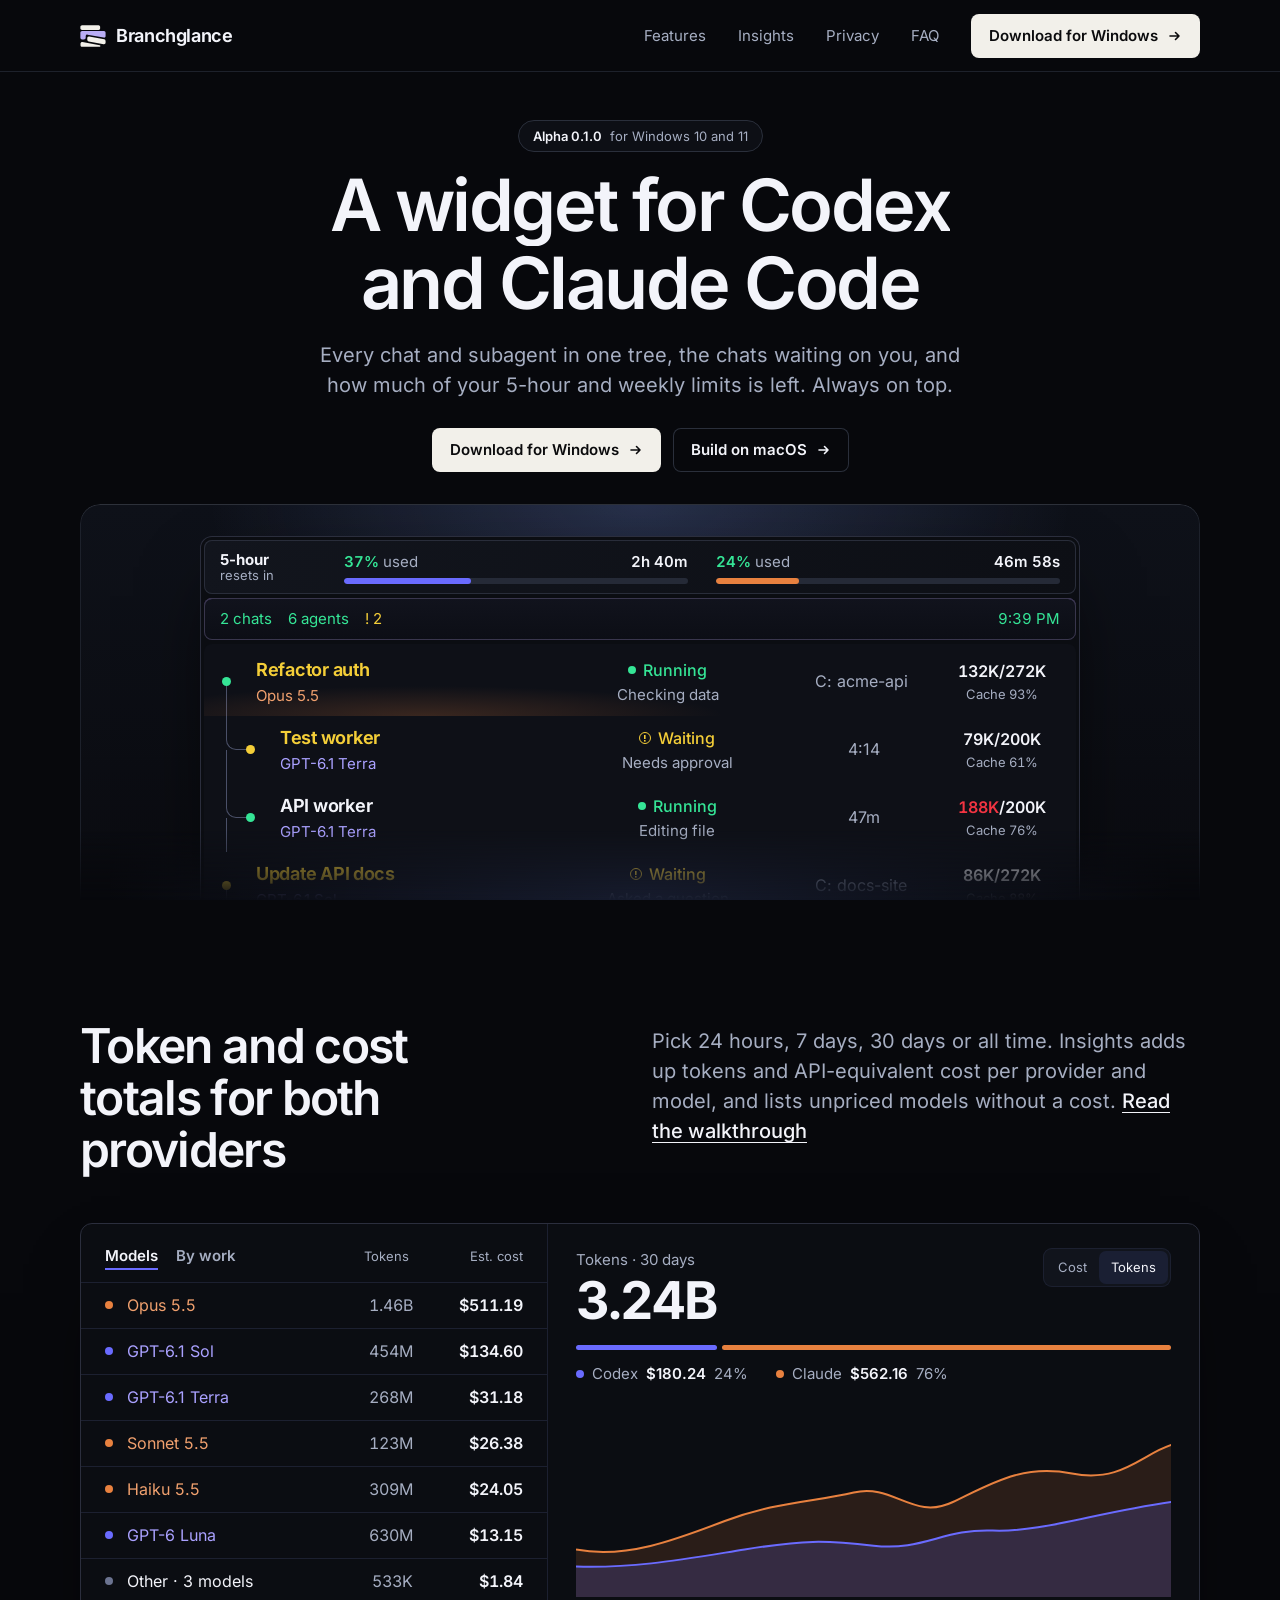
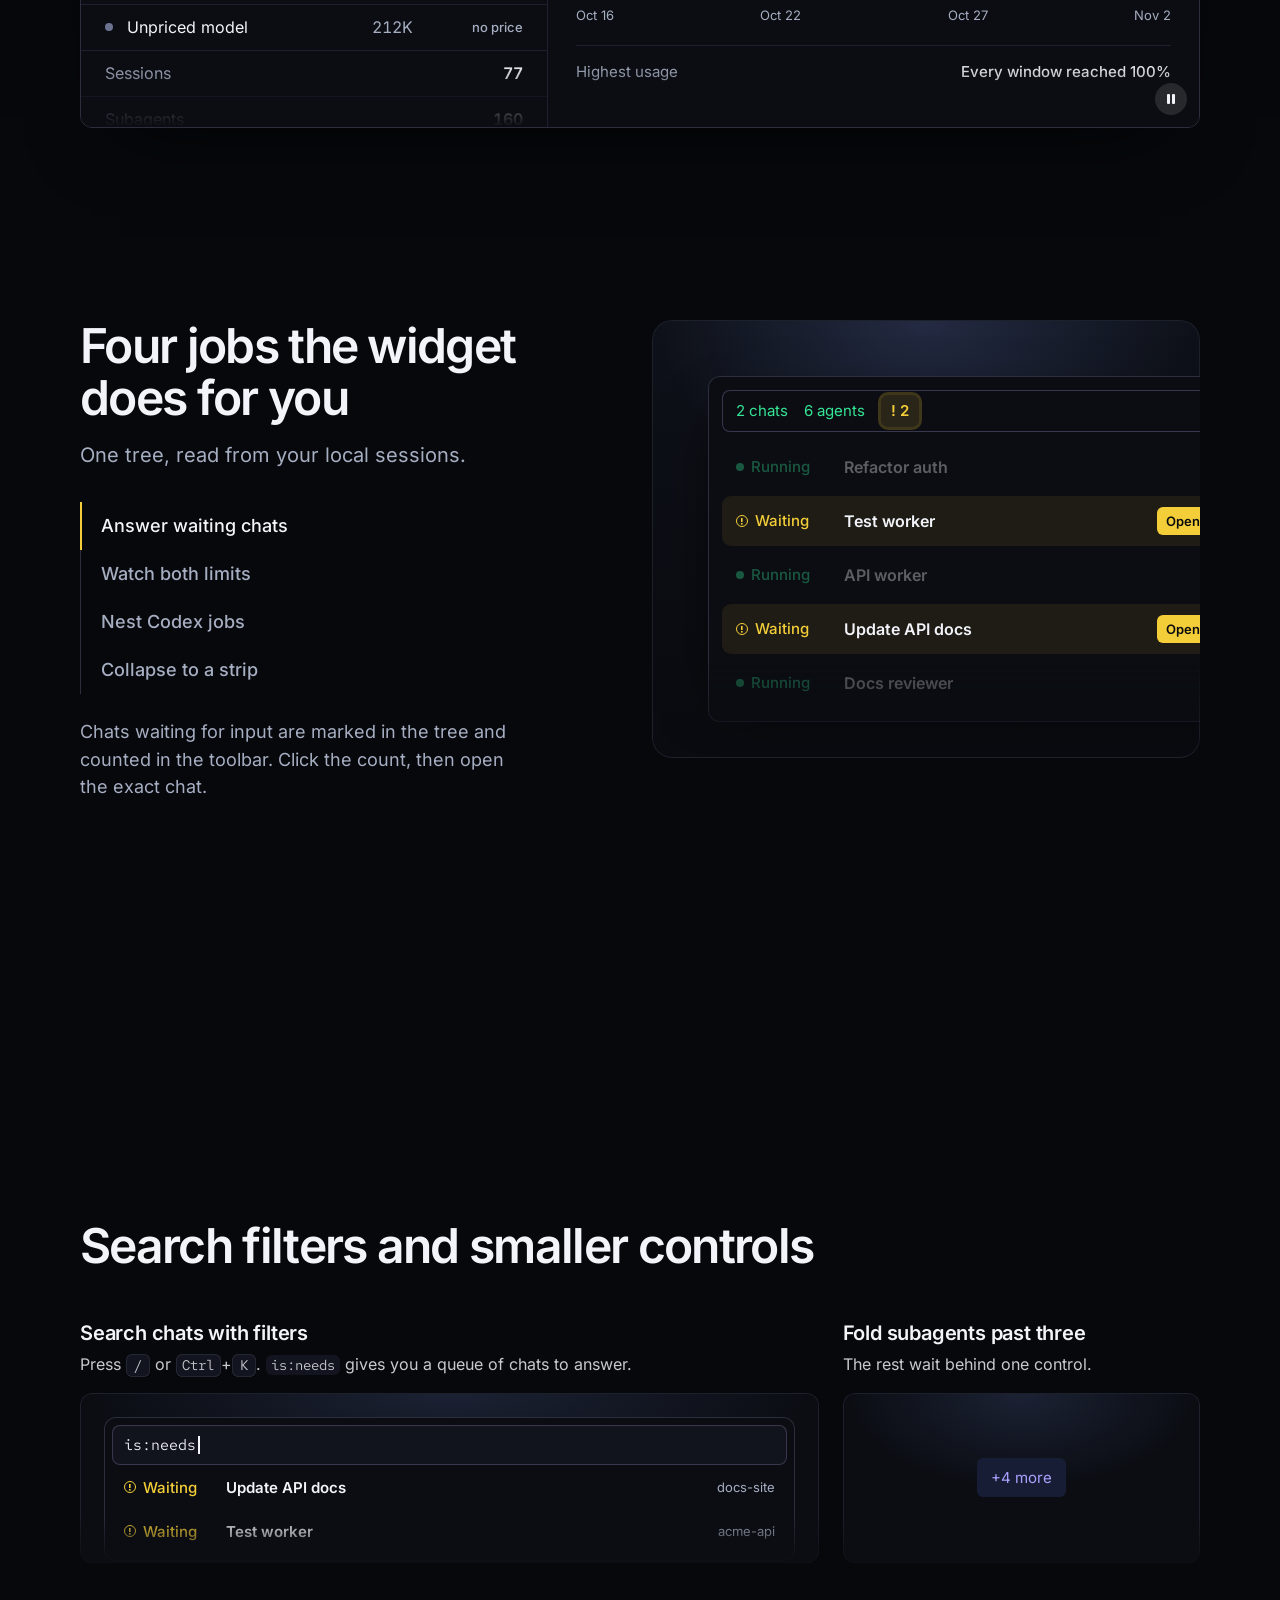
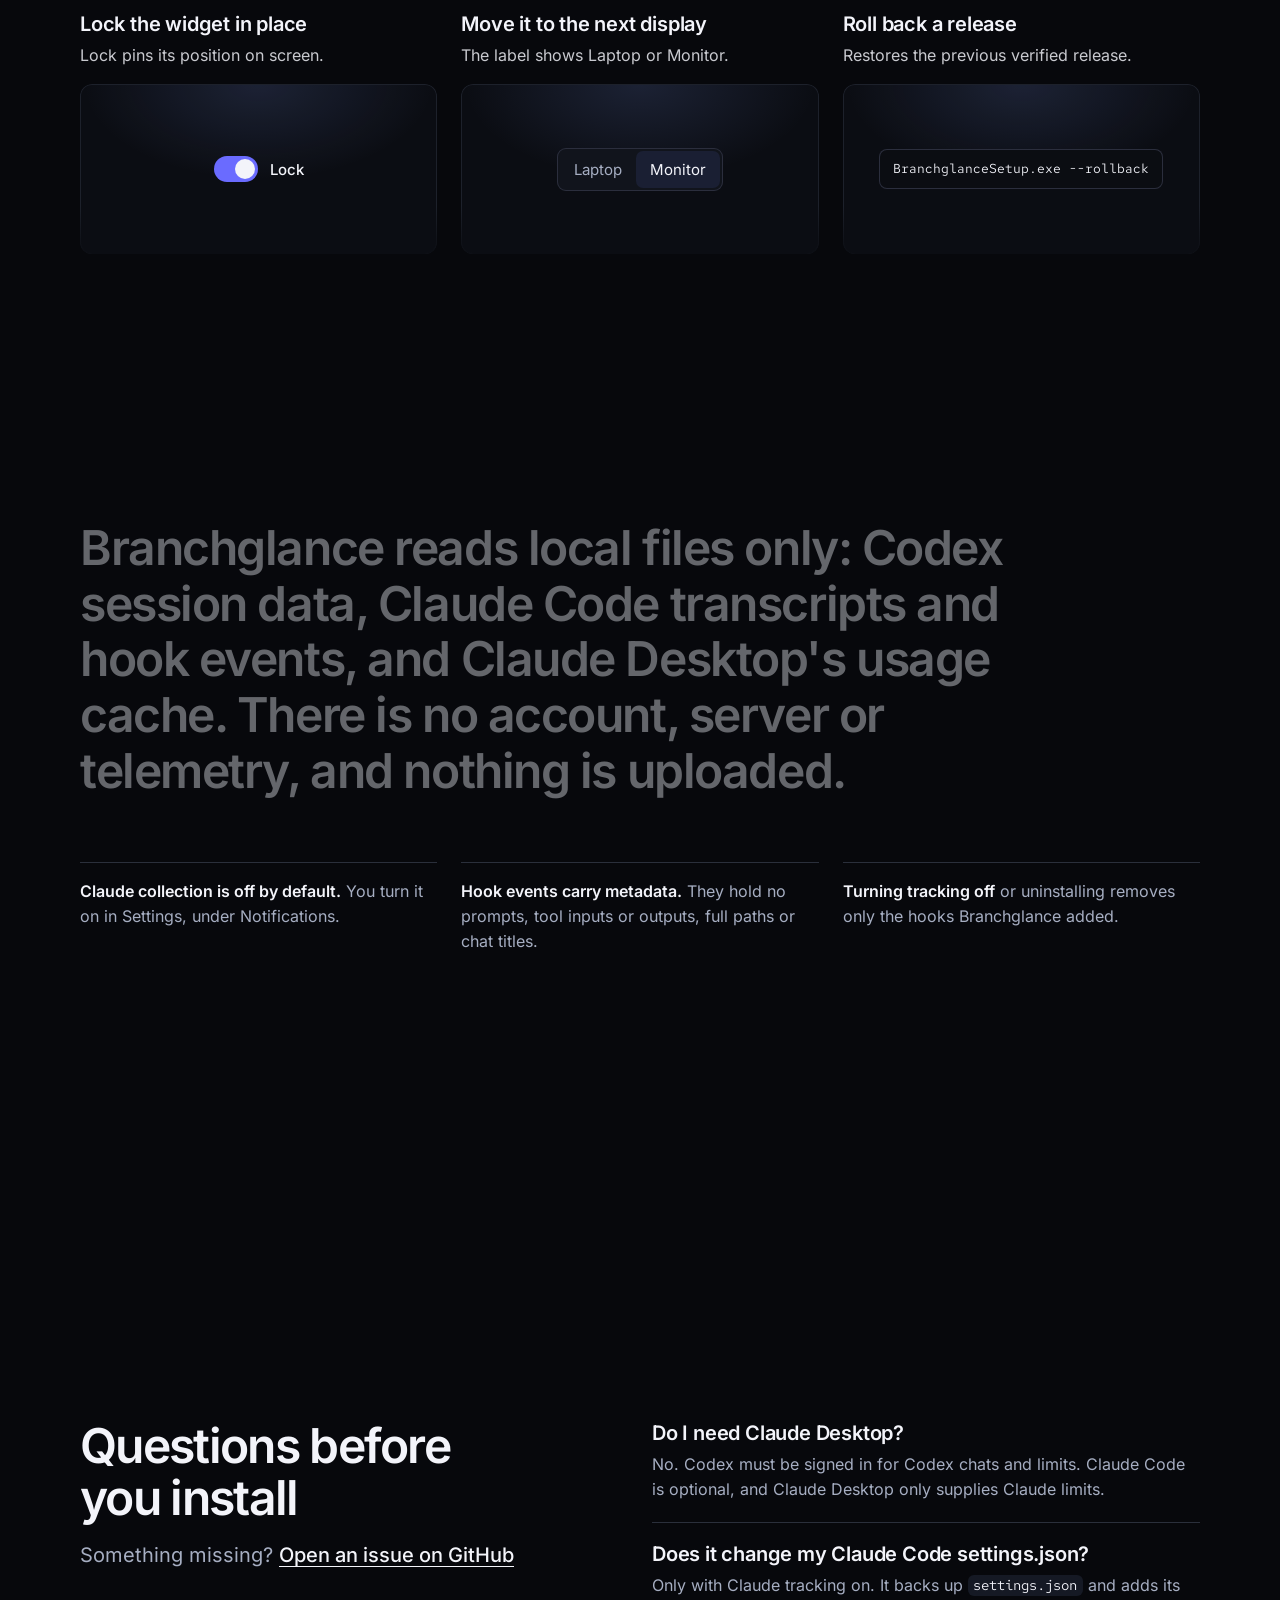
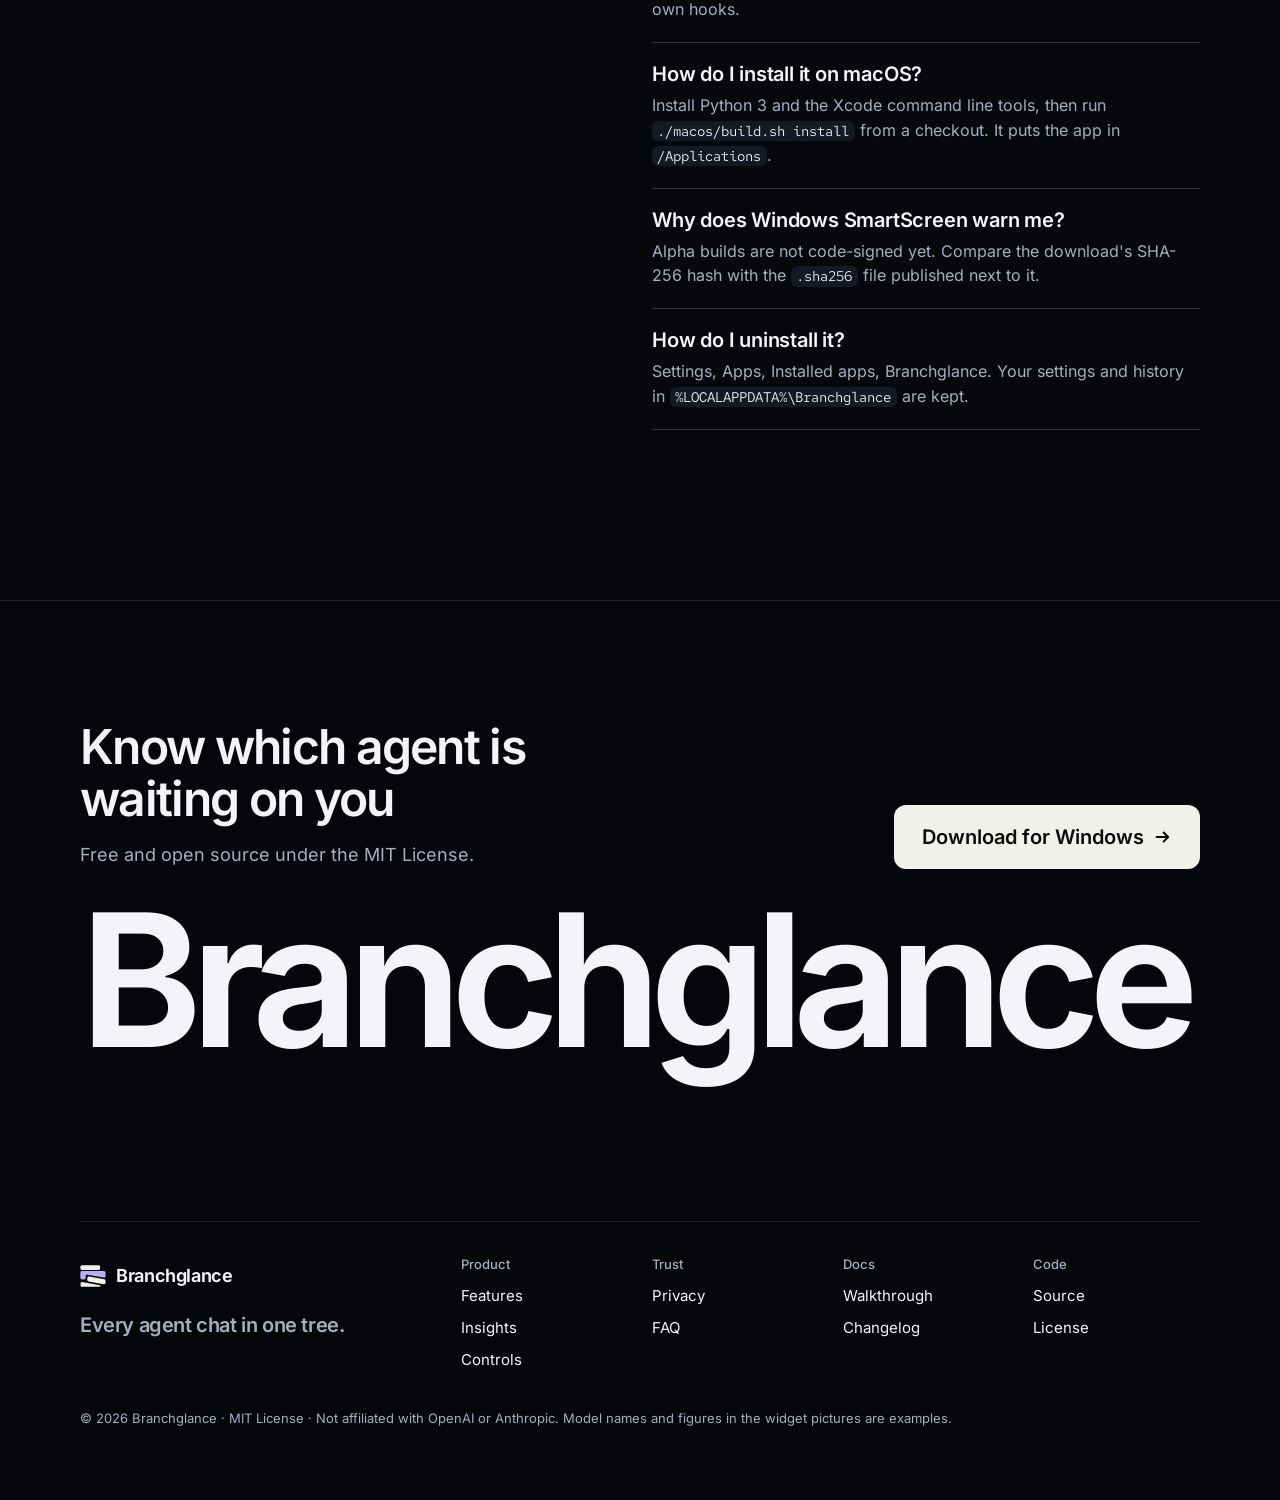
<file: site/index.html>
<!doctype html>
<html lang="en" data-type="software" data-radius="soft" data-buttons="arrow" data-motion="on">
<head>
<meta charset="utf-8">
<meta name="viewport" content="width=device-width, initial-scale=1, viewport-fit=cover">
<title>Branchglance: a desktop widget for Codex and Claude Code users</title>
<meta name="description" content="An always-on-top widget that shows every Codex and Claude Code chat and subagent in one tree, the chats waiting on you, and your 5-hour and weekly limits.">
<meta name="page-type" content="software">
<meta name="site-kind" content="software">
<meta name="theme-color" content="#07080c">
<meta property="og:type" content="website">
<meta property="og:title" content="Branchglance: a desktop widget for Codex and Claude Code users">
<meta property="og:description" content="Every Codex and Claude Code chat and subagent in one tree, the chats waiting on you, and your 5-hour and weekly limits.">
<meta property="og:image" content="img/social-preview.png">
<meta name="twitter:card" content="summary_large_image">
<!-- canonical: add <link rel="canonical"> once the site has its domain -->
<link rel="icon" href="img/favicon.svg" type="image/svg+xml">
<link rel="preload" href="fonts/Inter-latin.woff2" as="font" type="font/woff2" crossorigin>
<link rel="stylesheet" href="styles.css">
<script>document.documentElement.classList.add("js");if(matchMedia("(prefers-reduced-motion: reduce)").matches)document.documentElement.dataset.motion="off";</script>
</head>
<body>
<!--
  Plan (tasteskill 2.5, applied by hand; its scripts were not run in this session)
  1. kind: software (a desktop widget for people who run Codex and Claude Code agents)
  2. deal: hero centred · nav-mega · footer-columns · close-word · rhythm space · buttons arrow · mark: the client's own logo
     palette: the client's own colours (the widget's dark grounds; the logo's paper white for the main action; the widget's
     amber "waiting" colour as the accent). Lavender stays only in the client's logo and inside its product UI.
     moment: word-highlight on the privacy statement. Loops: the hero window and the Insights window, each with a pause disc.
  hero      1 · the widget itself, live (object)
  insights  1 · app-frame: the Insights window, model list beside the cost chart (object)
  features  1 · tabs-tour: four jobs, click only (ui fragments)
  controls  1 · bento: search with filters and four small controls (ui fragments)
  privacy   1 · statement + three facts, word-highlight (type)
  faq       1 · split, every answer open
  closing   1 · close-word + footer-columns + legal row
-->

<header class="nav" id="nav">
  <div class="wrap nav__bar">
    <a class="skip-link" href="#main">Skip to content</a>
    <a class="nav__logo" href="#top" aria-label="Branchglance, back to top">
      <img src="img/mark-full.svg" alt="" width="26" height="22"><span>Branchglance</span>
    </a>
    <nav class="nav__links" aria-label="Primary">
      <div class="nav__item nav__item--mega">
        <a href="#features" class="nav__link" aria-haspopup="true">Features</a>
        <div class="mega" role="group" aria-label="Features">
          <div class="mega__cols">
            <div>
              <p class="mega__h">In the widget</p>
              <a href="#features">Waiting chats</a>
              <a href="#features">Limits</a>
              <a href="#features">Nested Codex jobs</a>
              <a href="#features">Collapsed strip</a>
            </div>
            <div>
              <p class="mega__h">Around it</p>
              <a href="#insights">Insights</a>
              <a href="#controls">Search filters</a>
              <a href="#controls">Rollback</a>
              <a href="#privacy">Privacy</a>
            </div>
          </div>
          <a class="mega__card" href="#features">
            <span class="mega__pic" aria-hidden="true">
              <span class="strip"><b class="g">2</b><b class="g">6</b><b class="y">!1</b><i class="strip__clock">1:27 PM</i></span>
            </span>
            <span class="mega__t">The collapsed strip</span>
          </a>
        </div>
      </div>
      <a href="#insights" class="nav__link">Insights</a>
      <a href="#privacy" class="nav__link">Privacy</a>
      <a href="#faq" class="nav__link">FAQ</a>
    </nav>
    <a class="btn btn--primary nav__cta" href="https://github.com/apratxxm/branchglance/releases">Download for Windows</a>
    <button class="nav__toggle" type="button" aria-expanded="false" aria-controls="sheet" aria-label="Open menu"><span></span><span></span></button>
  </div>
  <div class="sheet" id="sheet" hidden>
    <a href="#features">Features</a>
    <a href="#insights">Insights</a>
    <a href="#controls">Controls</a>
    <a href="#privacy">Privacy</a>
    <a href="#faq">FAQ</a>
    <a class="btn btn--primary" href="https://github.com/apratxxm/branchglance/releases">Download for Windows</a>
  </div>
</header>

<main id="main">

  <!-- Hero: centred, the widget rising out of a lit frame. -->
  <section class="section hero" id="top" style="--h:1;--hm:1" data-enter>
    <div class="wrap hero__wrap">
      <p class="pill" data-e="1"><b>Alpha 0.1.0</b> for Windows 10 and 11</p>
      <h1 class="hero__h1"><span class="ln"><span>A widget for Codex</span></span> <span class="ln"><span>and Claude Code</span></span></h1>
      <p class="hero__lead" data-e="2">Every chat and subagent in one tree, the chats waiting on you, and how much of your 5-hour and weekly limits is left. Always on top.</p>
      <div class="hero__actions" data-e="3">
        <a class="btn btn--primary" href="https://github.com/apratxxm/branchglance/releases">Download for Windows</a>
        <a class="btn btn--secondary" href="#mac">Build on macOS</a>
      </div>
      <div class="hero__frame" data-e="4">
        <div class="ui widget" role="img" aria-label="The Branchglance widget: two chats with their subagents, one waiting for input, and the 5-hour limits for Codex and Claude" data-ui-pause-host>
          <div class="w-band">
            <div class="w-band__label"><b>5-hour</b><span>resets in</span></div>
            <div class="w-band__m"><div class="w-band__head"><span><em class="ok">37%</em> used</span><span>2h 40m</span></div><div class="meter"><i style="--w:37%"></i></div></div>
            <div class="w-band__m cl"><div class="w-band__head"><span><em class="ok">24%</em> used</span><span>46m 58s</span></div><div class="meter"><i style="--w:24%"></i></div></div>
          </div>
          <div class="w-bar">
            <span class="g">2 chats</span><span class="g">6 agents</span><span class="y" id="w-wait">! 1</span>
            <span class="w-bar__clock">9:39 PM</span>
          </div>
          <div class="w-tree" data-ui-loop>
            <div class="row parent cl"><span class="node"></span>
              <div class="t"><b>Refactor auth</b><span class="m-cl">Opus 5.5</span></div>
              <div class="st"><span class="state s-run">Running</span><span class="act">Checking data</span></div>
              <div class="path">C: acme-api</div>
              <div class="tok"><b>132K/272K</b><span>Cache 93%</span></div>
            </div>
            <div class="row child" id="row-test"><span class="node"></span>
              <div class="t"><b>Test worker</b><span class="m-cx">GPT-6.1 Terra</span></div>
              <div class="st"><span class="state s-run">Running</span><span class="act">Running tests</span></div>
              <div class="path">4:14</div>
              <div class="tok"><b>79K/200K</b><span>Cache 61%</span></div>
            </div>
            <div class="row child"><span class="node"></span>
              <div class="t"><b>API worker</b><span class="m-cx">GPT-6.1 Terra</span></div>
              <div class="st"><span class="state s-run">Running</span><span class="act">Editing file</span></div>
              <div class="path">47m</div>
              <div class="tok"><b><span class="hot">188K</span>/200K</b><span>Cache 76%</span></div>
            </div>
            <div class="row parent waiting"><span class="node"></span>
              <div class="t"><b>Update API docs</b><span class="m-cx">GPT-6.1 Sol</span></div>
              <div class="st"><span class="state s-wait">Waiting</span><span class="act">Asked a question</span></div>
              <div class="path">C: docs-site</div>
              <div class="tok"><b>86K/272K</b><span>Cache 88%</span></div>
            </div>
            <div class="row child last"><span class="node"></span>
              <div class="t"><b>Docs reviewer</b><span class="m-cx">GPT-6.1 Terra</span></div>
              <div class="st"><span class="state s-run">Running</span><span class="act">Reading files</span></div>
              <div class="path">4:14</div>
              <div class="tok"><b>54K/200K</b><span>Cache 71%</span></div>
            </div>
          </div>
          <button class="pause" type="button" aria-label="Pause the animation" aria-pressed="false"></button>
        </div>
      </div>
    </div>
  </section>

  <!-- App frame: the Insights window. -->
  <section class="section" id="insights" style="--h:1;--hm:1">
    <div class="wrap">
      <div class="grid head-row">
        <h2 class="span-5">Token and cost totals for both providers</h2>
        <p class="lead span-6 start-7">Pick 24 hours, 7 days, 30 days or all time. Insights adds up tokens and API-equivalent cost per provider and model, and lists unpriced models without a cost. <a class="link" href="https://github.com/apratxxm/branchglance/blob/master/docs/GUIDE.md">Read the walkthrough</a></p>
      </div>
      <div class="ui app fill" role="img" aria-label="The Insights window: models ranked by estimated cost beside a 30-day cost chart for Codex and Claude" data-ui-pause-host>
        <div class="app__pane app__pane--list">
          <div class="a-head"><span class="a-tab on">Models</span><span class="a-tab">By work</span><span class="a-col">Tokens</span><span class="a-col">Est. cost</span></div>
          <div class="a-row"><i class="d-cl"></i><span class="m-cl">Opus 5.5</span><span>1.46B</span><b>$511.19</b></div>
          <div class="a-row"><i class="d-cx"></i><span class="m-cx">GPT-6.1 Sol</span><span>454M</span><b>$134.60</b></div>
          <div class="a-row"><i class="d-cx"></i><span class="m-cx">GPT-6.1 Terra</span><span>268M</span><b>$31.18</b></div>
          <div class="a-row"><i class="d-cl"></i><span class="m-cl">Sonnet 5.5</span><span>123M</span><b>$26.38</b></div>
          <div class="a-row"><i class="d-cl"></i><span class="m-cl">Haiku 5.5</span><span>309M</span><b>$24.05</b></div>
          <div class="a-row"><i class="d-cx"></i><span class="m-cx">GPT-6 Luna</span><span>630M</span><b>$13.15</b></div>
          <div class="a-row"><i class="d-q"></i><span>Other · 3 models</span><span>533K</span><b>$1.84</b></div>
          <div class="a-row"><i class="d-q"></i><span>Unpriced model</span><span>212K</span><b class="q">no price</b></div>
          <div class="a-row a-sum"><span>Sessions</span><span></span><b>77</b></div>
          <div class="a-row a-sum"><span>Subagents</span><span></span><b>160</b></div>
        </div>
        <div class="app__pane app__pane--open" data-ui-loop>
          <div class="o-top">
            <div><p class="o-l">API-equivalent cost · 30 days</p><p class="o-n">$742.40</p></div>
            <div class="o-seg" aria-hidden="true"><span class="on" data-v="cost">Cost</span><span data-v="tok">Tokens</span></div>
          </div>
          <div class="o-split"><i class="cx" style="flex:24"></i><i class="cl" style="flex:76"></i></div>
          <div class="o-prov"><span><i class="d-cx"></i>Codex <b>$180.24</b> 24%</span><span><i class="d-cl"></i>Claude <b>$562.16</b> 76%</span></div>
          <svg class="o-chart" viewBox="0 0 600 200" preserveAspectRatio="none" aria-hidden="true">
            <g class="v-cost">
              <path class="a-cl" d="M0 170 C40 186 90 188 130 186 S220 182 260 160 S320 60 360 58 S420 150 450 154 S500 110 530 44 S580 130 600 24 V200 H0Z"/>
              <path class="l-cl" d="M0 170 C40 186 90 188 130 186 S220 182 260 160 S320 60 360 58 S420 150 450 154 S500 110 530 44 S580 130 600 24"/>
              <path class="a-cx" d="M0 178 C60 192 120 192 180 188 S250 172 300 176 S360 160 400 172 S470 166 520 170 S575 172 600 150 V200 H0Z"/>
              <path class="l-cx" d="M0 178 C60 192 120 192 180 188 S250 172 300 176 S360 160 400 172 S470 166 520 170 S575 172 600 150"/>
            </g>
            <g class="v-tok">
              <path class="a-cl" d="M0 150 C50 160 100 140 150 120 S240 100 280 90 S340 120 380 100 S450 60 500 70 S570 50 600 40 V200 H0Z"/>
              <path class="l-cl" d="M0 150 C50 160 100 140 150 120 S240 100 280 90 S340 120 380 100 S450 60 500 70 S570 50 600 40"/>
              <path class="a-cx" d="M0 168 C60 170 110 160 170 150 S250 140 300 146 S370 128 420 130 S520 112 600 100 V200 H0Z"/>
              <path class="l-cx" d="M0 168 C60 170 110 160 170 150 S250 140 300 146 S370 128 420 130 S520 112 600 100"/>
            </g>
          </svg>
          <div class="o-axis"><span>Oct 16</span><span>Oct 22</span><span>Oct 27</span><span>Nov 2</span></div>
          <div class="o-peaks"><span>Highest usage</span><b>Every window reached 100%</b></div>
        </div>
        <button class="pause" type="button" aria-label="Pause the animation" aria-pressed="false"></button>
      </div>
    </div>
  </section>

  <!-- Tabs tour: click only. -->
  <section class="section" id="features" style="--h:1;--hm:2">
    <div class="wrap grid tour">
      <div class="span-5">
        <h2>Four jobs the widget does for you</h2>
        <p class="lead">One tree, read from your local sessions.</p>
        <div class="tabs" role="tablist" aria-label="Widget features">
          <button class="tab" role="tab" id="t1" aria-selected="true" aria-controls="p1 s1">Answer waiting chats</button>
          <button class="tab" role="tab" id="t2" aria-selected="false" aria-controls="p2 s2" tabindex="-1">Watch both limits</button>
          <button class="tab" role="tab" id="t3" aria-selected="false" aria-controls="p3 s3" tabindex="-1">Nest Codex jobs</button>
          <button class="tab" role="tab" id="t4" aria-selected="false" aria-controls="p4 s4" tabindex="-1">Collapse to a strip</button>
        </div>
        <div class="tabpanels">
          <div class="tabpanel" role="tabpanel" id="p1" aria-labelledby="t1"><p>Chats waiting for input are marked in the tree and counted in the toolbar. Click the count, then open the exact chat.</p></div>
          <div class="tabpanel" role="tabpanel" id="p2" aria-labelledby="t2" hidden><p>Each provider gets a 5-hour band and a weekly band, amber at 50% and red at 70%. A countdown at zero counts as a reset only after a fresh reading.</p></div>
          <div class="tabpanel" role="tabpanel" id="p3" aria-labelledby="t3" hidden><p>Start Codex jobs with <code>bg-codex</code> from a Claude Code chat and they nest under that chat. Subagents past the first three fold behind +N more.</p></div>
          <div class="tabpanel" role="tabpanel" id="p4" aria-labelledby="t4" hidden><p>On Windows the widget collapses to a 328 px strip with a clock and limit bands. Hover, or press <kbd>Ctrl</kbd>+<kbd>Shift</kbd>+<kbd>T</kbd>, to open the tree.</p></div>
        </div>
      </div>
      <div class="frame span-6 start-7">
        <div class="stage" id="s1">
          <div class="ui scr" role="img" aria-label="The toolbar count of two waiting chats, and the two chats it opens">
            <div class="scr-bar"><span class="g">2 chats</span><span class="g">6 agents</span><span class="chip-wait">! 2</span></div>
            <div class="scr-row dim"><span class="state s-run">Running</span><b>Refactor auth</b></div>
            <div class="scr-row hit"><span class="state s-wait">Waiting</span><b>Test worker</b><span class="open">Open chat</span></div>
            <div class="scr-row dim"><span class="state s-run">Running</span><b>API worker</b></div>
            <div class="scr-row hit"><span class="state s-wait">Waiting</span><b>Update API docs</b><span class="open">Open chat</span></div>
            <div class="scr-row dim"><span class="state s-run">Running</span><b>Docs reviewer</b></div>
          </div>
        </div>
        <div class="stage" id="s2" hidden>
          <div class="ui scr" role="img" aria-label="Four limit bands: Codex and Claude, 5-hour and weekly, one at zero waiting for a fresh reading">
            <div class="lim"><span><i class="d-cx"></i>Codex · 5-hour</span><span>2h 40m</span><b>37%</b><div class="meter"><i style="--w:37%"></i></div></div>
            <div class="lim cl"><span><i class="d-cl"></i>Claude · 5-hour</span><span>46m</span><b>24%</b><div class="meter"><i style="--w:24%"></i></div></div>
            <div class="lim"><span><i class="d-cx"></i>Codex · weekly</span><span>3d 2h</span><b class="warn">52%</b><div class="meter"><i class="warn" style="--w:52%"></i></div></div>
            <div class="lim cl"><span><i class="d-cl"></i>Claude · weekly</span><span class="mono y">0:00 · awaiting reading</span><b class="hot">96%</b><div class="meter"><i class="hot" style="--w:96%"></i></div></div>
          </div>
        </div>
        <div class="stage" id="s3" hidden>
          <div class="ui scr" role="img" aria-label="A Claude Code chat with two Claude subagents, a Codex job nested under it and two more folded behind +2 more">
            <div class="nt p"><i></i><b>Plan migration</b><span class="m-cl">Sonnet 5.5</span></div>
            <div class="nt k"><i></i><b>Schema check</b><span class="m-cl">Haiku 5.5</span></div>
            <div class="nt k"><i></i><b>Backfill job</b><span class="m-cx">GPT-6.1 Sol</span><span class="tagx">Codex</span></div>
            <div class="nt k"><i></i><b>Index rebuild</b><span class="m-cx">GPT-6.1 Terra</span><span class="tagx">Codex</span></div>
            <div class="nt k fold"><i></i><span class="morebtn">+2 more</span></div>
            <div class="nt p sep"><i></i><b>Fix flaky tests</b><span class="m-cx">GPT-6.1 Terra</span></div>
          </div>
        </div>
        <div class="stage" id="s4" hidden>
          <div class="ui scr scr--strip" role="img" aria-label="The collapsed strip: chat, agent and waiting counts, a clock, and the two limit bands">
            <div class="cs">
              <div class="cs-band"><span>5-hour</span><i style="--w:37%"></i><i class="cl" style="--w:24%"></i></div>
              <div class="cs-bar"><span class="g">2</span><span class="g">6</span><span class="y">! 1</span><span class="cs-clock">1:27 PM</span></div>
              <div class="cs-band"><span>Weekly</span><i style="--w:52%"></i><i class="cl" style="--w:41%"></i></div>
            </div>
            <div class="keys"><kbd>Ctrl</kbd><kbd>Shift</kbd><kbd>T</kbd></div>
          </div>
        </div>
      </div>
    </div>
  </section>

  <!-- Bento: one wide card, four small. Unlinked cards hold still. -->
  <section class="section" id="controls" style="--h:1;--hm:2">
    <div class="wrap">
      <h2>Search filters and smaller controls</h2>
      <div class="grid bento">
        <article class="card span-8">
          <h3>Search chats with filters</h3>
          <p>Press <kbd>/</kbd> or <kbd>Ctrl</kbd>+<kbd>K</kbd>. <code>is:needs</code> gives you a queue of chats to answer.</p>
          <div class="panel" aria-hidden="true">
            <div class="ui srch">
              <div class="srch__box"><span class="srch__q">is:needs</span><span class="caret"></span></div>
              <div class="srch__row"><span class="state s-wait">Waiting</span><b>Update API docs</b><span class="srch__ws">docs-site</span></div>
              <div class="srch__row"><span class="state s-wait">Waiting</span><b>Test worker</b><span class="srch__ws">acme-api</span></div>
            </div>
          </div>
        </article>
        <article class="card span-4">
          <h3>Fold subagents past three</h3>
          <p>The rest wait behind one control.</p>
          <div class="panel" aria-hidden="true"><div class="ui mini"><span class="morebtn big">+4 more</span></div></div>
        </article>
        <article class="card span-4">
          <h3>Lock the widget in place</h3>
          <p>Lock pins its position on screen.</p>
          <div class="panel" aria-hidden="true"><div class="ui mini"><span class="toggle on"><i></i></span><span class="mini__l">Lock</span></div></div>
        </article>
        <article class="card span-4">
          <h3>Move it to the next display</h3>
          <p>The label shows Laptop or Monitor.</p>
          <div class="panel" aria-hidden="true"><div class="ui mini"><span class="seg"><span>Laptop</span><span class="on">Monitor</span></span></div></div>
        </article>
        <article class="card span-4">
          <h3>Roll back a release</h3>
          <p>Restores the previous verified release.</p>
          <div class="panel" aria-hidden="true"><div class="ui mini mono"><span>BranchglanceSetup.exe --rollback</span></div></div>
        </article>
      </div>
    </div>
  </section>

  <!-- Statement with the word-highlight moment. -->
  <section class="section" id="privacy" style="--h:1;--hm:1" data-moment="word-highlight">
    <div class="wrap">
      <h2 class="mo-wh__text">Branchglance reads local files only: Codex session data, Claude Code transcripts and hook events, and Claude Desktop's usage cache. There is no account, server or telemetry, and <strong>nothing is uploaded.</strong></h2>
      <div class="grid facts">
        <p class="span-4"><b>Claude collection is off by default.</b> You turn it on in Settings, under Notifications.</p>
        <p class="span-4"><b>Hook events carry metadata.</b> They hold no prompts, tool inputs or outputs, full paths or chat titles.</p>
        <p class="span-4"><b>Turning tracking off</b> or uninstalling removes only the hooks Branchglance added.</p>
      </div>
    </div>
  </section>

  <!-- FAQ: every answer open. -->
  <section class="section" id="faq" style="--h:1;--hm:2">
    <div class="wrap grid">
      <div class="span-5">
        <h2>Questions before you install</h2>
        <p class="lead">Something missing? <a class="link" href="https://github.com/apratxxm/branchglance/issues">Open an issue on GitHub</a></p>
      </div>
      <div class="faq span-6 start-7">
        <div class="faq__item">
          <h3>Do I need Claude Desktop?</h3>
          <p>No. Codex must be signed in for Codex chats and limits. Claude Code is optional, and Claude Desktop only supplies Claude limits.</p>
        </div>
        <div class="faq__item">
          <h3>Does it change my Claude Code settings.json?</h3>
          <p>Only with Claude tracking on. It backs up <code>settings.json</code> and adds its own hooks.</p>
        </div>
        <div class="faq__item" id="mac">
          <h3>How do I install it on macOS?</h3>
          <p>Install Python 3 and the Xcode command line tools, then run <code>./macos/build.sh install</code> from a checkout. It puts the app in <code>/Applications</code>.</p>
        </div>
        <div class="faq__item">
          <h3>Why does Windows SmartScreen warn me?</h3>
          <p>Alpha builds are not code-signed yet. Compare the download's SHA-256 hash with the <code>.sha256</code> file published next to it.</p>
        </div>
        <div class="faq__item">
          <h3>How do I uninstall it?</h3>
          <p>Settings, Apps, Installed apps, Branchglance. Your settings and history in <code>%LOCALAPPDATA%\Branchglance</code> are kept.</p>
        </div>
      </div>
    </div>
  </section>

</main>

<!-- Close (close-word) and footer (footer-columns): one section. -->
<footer class="section closing" id="contact" style="--h:1;--hm:2">
  <div class="wrap">
    <div class="closing__cta">
      <div class="close__head">
        <div>
          <h2>Know which agent is waiting on you</h2>
          <p class="muted">Free and open source under the MIT License.</p>
        </div>
        <a class="btn btn--primary btn--xl" href="https://github.com/apratxxm/branchglance/releases">Download for Windows</a>
      </div>
      <p class="close__word" aria-hidden="true">Branchglance</p>
    </div>
    <div class="footer">
      <div class="grid footer__grid">
        <div class="span-4">
          <a class="nav__logo" href="#top"><img src="img/mark-full.svg" alt="" width="26" height="22"><span>Branchglance</span></a>
          <p class="footer__lede">Every agent chat in one tree.</p>
        </div>
        <div class="footer__col span-2"><p>Product</p><a href="#features">Features</a><a href="#insights">Insights</a><a href="#controls">Controls</a></div>
        <div class="footer__col span-2"><p>Trust</p><a href="#privacy">Privacy</a><a href="#faq">FAQ</a></div>
        <div class="footer__col span-2"><p>Docs</p><a href="https://github.com/apratxxm/branchglance/blob/master/docs/GUIDE.md">Walkthrough</a><a href="https://github.com/apratxxm/branchglance/blob/master/CHANGELOG.md">Changelog</a></div>
        <div class="footer__col span-2"><p>Code</p><a href="https://github.com/apratxxm/branchglance">Source</a><a href="https://github.com/apratxxm/branchglance/blob/master/LICENSE">License</a></div>
      </div>
      <p class="footer__legal">© <span id="year">2026</span> Branchglance · MIT License · Not affiliated with OpenAI or Anthropic. Model names and figures in the widget pictures are examples.</p>
    </div>
  </div>
</footer>

<script src="main.js" defer></script>
</body>
</html>
</file>
<file: site/styles.css>
/* Branchglance site, built to tasteskill 2.5 by hand.
   Page tokens use the client's own colours: the widget's dark grounds, the logo's paper white for the
   main action and the widget's amber "waiting" colour as the one accent. Lavender appears only in the
   logo and inside the product UI (.ui), where it is the widget's real colour for Codex. */

@font-face{font-family:Inter;font-style:normal;font-weight:400 700;font-display:swap;src:url("fonts/Inter-latin.woff2") format("woff2");}
@font-face{font-family:"Red Hat Mono";font-style:normal;font-weight:400 600;font-display:swap;src:url("fonts/RedHatMono-latin.woff2") format("woff2");}

:root{
  color-scheme:dark;
  /* page */
  --bg:#07080c;
  --surface:#0d0f15;
  --ink:#f3f4fa;
  --muted:#a6aec2;
  --line:#1d212b;
  --line-2:#2a2f3b;
  --paper:#f2f0ea;
  --accent:#f4ce38;
  /* product colours, used inside .ui only */
  --cx:#6a6bff; --cx-ink:#aaa1ff;
  --cl:#e8813f; --cl-ink:#f0a06e;
  --run:#35e596; --wait:#f4ce38; --hot:#f33442;
  --track:#252a37;
  /* type */
  --font:Inter,"Segoe UI Variable","Segoe UI",system-ui,sans-serif;
  --mono:"Red Hat Mono",ui-monospace,"Cascadia Mono",Menlo,monospace;
  --t-h1:72px; --t-h2:48px; --t-h3:20px; --t-body:18px; --t-lead:20px; --t-small:15px; --t-label:13px;
  /* radius: soft */
  --r-sm:8px; --r-md:12px; --r-lg:20px; --r-btn:8px;
  /* space */
  --nav:72px; --padt:120px; --padb:72px; --gut:24px; --side:80px;
  --s-4:16px; --s-5:24px; --s-6:32px; --s-7:48px; --s-8:64px;
  /* motion */
  --ease:cubic-bezier(.2,.8,.2,1);
  --ease-in:cubic-bezier(.22,1,.36,1);
}

*,*::before,*::after{box-sizing:border-box}
html{-webkit-text-size-adjust:100%;scroll-padding-top:0;scroll-behavior:auto}
body{margin:0;background:var(--bg);color:var(--ink);font:400 var(--t-body)/1.55 var(--font);-webkit-font-smoothing:antialiased;overflow-x:clip}
img,svg{display:block}
a{color:inherit;text-decoration:none}
h1,h2,h3,p{margin:0}
h1,h2{font-weight:600;letter-spacing:-.035em}
h2{font-size:var(--t-h2);line-height:1.08}
h3{font-size:var(--t-h3);line-height:1.3;font-weight:600;letter-spacing:-.01em}
code,kbd{font-family:var(--mono);font-size:.88em}
code{color:var(--ink);background:#151924;padding:.08em .38em;border-radius:6px}
kbd{display:inline-block;min-width:1.7em;text-align:center;padding:.05em .45em;border-radius:6px;background:#151924;box-shadow:inset 0 0 0 1px var(--line-2),0 2px 0 #000;color:var(--ink)}
.muted,.lead{color:var(--muted)}
.lead{font-size:var(--t-lead);line-height:1.5}
.mono{font-family:var(--mono)}
.g{color:var(--run)}.y{color:var(--wait)}
:focus-visible{outline:2px solid var(--paper);outline-offset:3px;border-radius:4px}
::selection{background:rgba(244,206,56,.3)}

/* ---------- Frame: wrap, grid, sections ---------- */
.wrap{width:100%;max-width:calc(1280px + 2 * var(--side));margin:0 auto;padding:0 var(--side);position:relative;z-index:1}
.grid{display:grid;grid-template-columns:repeat(12,minmax(0,1fr));column-gap:var(--gut);align-items:start}
.span-2{grid-column:span 2}.span-4{grid-column:span 4}.span-5{grid-column:span 5}.span-6{grid-column:span 6}.span-8{grid-column:span 8}
.start-7{grid-column-start:7}
.span-6.start-7{grid-column:7 / span 6}
.section{position:relative;height:calc(var(--h,1) * 100svh);padding:var(--padt) 0 var(--padb)}
.section>.wrap{height:100%}

/* ---------- Buttons: one pair (arrow) ---------- */
.btn{display:inline-flex;align-items:center;justify-content:center;gap:10px;height:44px;padding:0 18px;border-radius:var(--r-btn);font:600 var(--t-small)/1 var(--font);white-space:nowrap;cursor:pointer;
  transition:transform 120ms var(--ease),background-color 120ms var(--ease),box-shadow 120ms var(--ease)}
.btn::after{content:"";width:14px;height:14px;flex:none;background:currentColor;
  -webkit-mask:url("data:image/svg+xml,%3Csvg xmlns='http://www.w3.org/2000/svg' viewBox='0 0 14 14'%3E%3Cpath d='M2 7h9M7.5 3.5 11 7l-3.5 3.5' fill='none' stroke='%23000' stroke-width='1.6' stroke-linecap='round' stroke-linejoin='round'/%3E%3C/svg%3E") center/contain no-repeat;
          mask:url("data:image/svg+xml,%3Csvg xmlns='http://www.w3.org/2000/svg' viewBox='0 0 14 14'%3E%3Cpath d='M2 7h9M7.5 3.5 11 7l-3.5 3.5' fill='none' stroke='%23000' stroke-width='1.6' stroke-linecap='round' stroke-linejoin='round'/%3E%3C/svg%3E") center/contain no-repeat;
  transition:transform 120ms var(--ease)}
.btn--primary{background:var(--paper);color:#0b0b0d}
.btn--secondary{background:transparent;color:var(--ink);box-shadow:inset 0 0 0 1px var(--line-2)}
.btn--xl{height:64px;padding:0 28px;font-size:20px;border-radius:var(--r-md)}
.btn--xl::after{width:18px;height:18px}
@media (hover:hover) and (pointer:fine){
  .btn:hover{transform:translateY(-1px);transition-duration:150ms}
  .btn:hover::after{transform:translateX(3px);transition-duration:150ms}
  .btn--primary:hover{background:#fff}
  .btn--secondary:hover{background:rgba(243,244,250,.07);box-shadow:inset 0 0 0 1px #3a4050}
  .btn--xl:hover{transform:translateY(-2px)}
}
.btn:active{transform:translateY(1px) scale(.985);transition-duration:90ms}

/* Links: the underline draws. */
.link,.nav__link,.footer__col a,.mega__cols a{background:linear-gradient(currentColor,currentColor) 0 100%/0 1px no-repeat;transition:background-size 120ms var(--ease),color 120ms var(--ease)}
.link{color:var(--ink);font-weight:500;background-size:100% 1px}
@media (hover:hover){
  .link:hover{background-size:0 1px}
  .nav__link:hover,.footer__col a:hover,.mega__cols a:hover{background-size:100% 1px;color:var(--ink);transition-duration:150ms}
}

/* ---------- Nav (fixed, opaque, 72px) ---------- */
.nav{position:fixed;inset:0 0 auto;z-index:50;height:var(--nav);background:var(--bg);border-bottom:1px solid var(--line)}
.nav__bar{display:flex;align-items:center;gap:var(--s-6);height:100%}
.skip-link{position:absolute;left:var(--side);top:12px;z-index:60;padding:10px 14px;border-radius:var(--r-sm);background:var(--paper);color:#0b0b0d;font-weight:600;font-size:var(--t-small);transform:translateY(-200%)}
.skip-link:focus-visible{transform:none}
.nav__logo{display:inline-flex;align-items:center;gap:10px;min-height:44px;font-weight:650;font-size:18px;letter-spacing:-.02em}
.nav__links{display:flex;align-items:center;gap:var(--s-6);margin-left:auto}
.nav__link{display:inline-flex;align-items:center;min-height:44px;font-size:var(--t-small);color:var(--muted);background-position:0 calc(100% - 10px)}
.nav__cta{flex:none}
.nav__item{position:relative}
.mega{position:absolute;left:-24px;top:calc(100% + 4px);width:560px;display:grid;grid-template-columns:1fr 1fr 200px;gap:var(--s-5);padding:var(--s-5);
  border-radius:var(--r-lg);background:var(--surface);border:1px solid var(--line-2);box-shadow:0 30px 60px -20px #000;
  opacity:0;visibility:hidden;transform:translateY(-6px);transition:opacity 150ms var(--ease),transform 150ms var(--ease),visibility 0s 150ms}
.mega__cols{display:contents}
.mega__cols>div{display:flex;flex-direction:column;align-items:flex-start;gap:2px}
.mega__h{font-size:var(--t-label);font-weight:500;color:var(--muted);margin-bottom:6px}
.mega__cols a{font-size:var(--t-small);min-height:32px;display:inline-flex;align-items:center;background-position:0 calc(100% - 6px)}
.nav__item--mega:hover .mega,.nav__item--mega:focus-within .mega{opacity:1;visibility:visible;transform:none;transition-delay:150ms,150ms,0s}
.mega__card{display:flex;flex-direction:column;gap:10px;transition:transform 180ms var(--ease)}
@media (hover:hover){.mega__card:hover{transform:translateY(-2px)}}
.mega__pic{display:grid;place-items:center;height:110px;border-radius:var(--r-md);background:radial-gradient(ellipse at 50% 0,rgba(140,165,255,.18),transparent 70%),#0a0b10;border:1px solid var(--line)}
.mega__t{font-size:var(--t-small);font-weight:500}
.strip{display:flex;align-items:center;gap:10px;padding:6px 10px;border-radius:8px;background:#0b0d12;box-shadow:inset 0 0 0 1px #39364d;font-size:var(--t-label)}
.strip b{font-weight:500}
.strip__clock{font-style:normal;color:var(--run);margin-left:6px}
.nav__toggle{display:none;width:44px;height:44px;border:0;border-radius:var(--r-sm);background:transparent;color:var(--ink);cursor:pointer;position:relative}
.nav__toggle span{position:absolute;left:12px;right:12px;height:1.5px;background:currentColor;transition:transform 150ms var(--ease)}
.nav__toggle span:first-child{top:17px}.nav__toggle span:last-child{top:25px}
.nav__toggle[aria-expanded="true"] span:first-child{transform:translateY(4px) rotate(45deg)}
.nav__toggle[aria-expanded="true"] span:last-child{transform:translateY(-4px) rotate(-45deg)}
.sheet{position:fixed;inset:var(--nav) 0 0;background:var(--bg);padding:var(--s-6) var(--side);display:flex;flex-direction:column;gap:4px}
.sheet[hidden]{display:none}
.sheet a:not(.btn){font-size:28px;font-weight:600;letter-spacing:-.02em;min-height:56px;display:flex;align-items:center;border-bottom:1px solid var(--line)}
.sheet .btn{margin-top:var(--s-6);height:48px}

/* ---------- Hero: centred ---------- */
.hero{padding-bottom:0;overflow:hidden}
.hero::before{content:"";position:absolute;inset:0;pointer-events:none;background:radial-gradient(ellipse 60% 50% at 50% 100%,rgba(120,150,255,.14),transparent 70%)}
.hero__wrap{display:flex;flex-direction:column;align-items:center;text-align:center}
.pill{display:inline-flex;align-items:center;gap:8px;height:32px;padding:0 14px;border-radius:999px;border:1px solid var(--line-2);background:var(--surface);font-size:var(--t-label);color:var(--muted)}
.pill b{color:var(--ink);font-weight:600}
.hero__h1{margin-top:var(--s-4);font-size:var(--t-h1);line-height:1.02;max-width:16ch}
.ln{display:block;overflow:hidden;padding-bottom:.06em}
.ln>span{display:inline-block}
.hero__lead{margin-top:var(--s-4);max-width:52ch;font-size:var(--t-lead);line-height:1.5;color:var(--muted)}
.hero__actions{display:flex;gap:12px;margin-top:28px}
.hero__frame{position:relative;width:100%;flex:1;min-height:240px;margin-top:var(--s-6);padding-top:var(--s-6);display:flex;justify-content:center;
  border-radius:var(--r-lg) var(--r-lg) 0 0;
  background:radial-gradient(ellipse 55% 70% at 50% 0,rgba(130,160,255,.22),transparent 70%),linear-gradient(#0e1119,#0a0b10);
  box-shadow:inset 0 1px 0 rgba(255,255,255,.07),inset 0 0 0 1px var(--line);
  -webkit-mask:linear-gradient(#000 82%,transparent);mask:linear-gradient(#000 82%,transparent)}

/* Hero entrance, once, on load. */
@keyframes rise{from{transform:translateY(105%)}to{transform:none}}
@keyframes fadeup{from{opacity:0;transform:translateY(12px)}to{opacity:1;transform:none}}
.js[data-motion="on"] .hero .ln>span{animation:rise 700ms var(--ease-in) both}
.js[data-motion="on"] .hero .ln:nth-child(2)>span{animation-delay:80ms}
.js[data-motion="on"] .hero [data-e]{animation:fadeup 520ms var(--ease-in) both}
.js[data-motion="on"] .hero [data-e="2"]{animation-delay:260ms}
.js[data-motion="on"] .hero [data-e="3"]{animation-delay:320ms}
.js[data-motion="on"] .hero [data-e="4"]{animation-delay:380ms}

/* ---------- Product UI (.ui): the widget's own tokens ---------- */
.ui{--u-bg:#0b0d12;--u-border:#2b2e3d;--u-line:#1c2030;--u-r:12px;position:relative;color:var(--ink)}
/* Tabular figures only on numbers: Inter widens hyphens under tnum. */
.w-band__head,.tok,.a-row>span:nth-child(3),.a-row b,.o-n,.lim>b,.w-bar__clock,.cs-clock,.strip__clock{font-variant-numeric:tabular-nums}
.m-cx{color:var(--cx-ink)}.m-cl{color:var(--cl-ink)}
.d-cx,.d-cl,.d-q{display:inline-block;width:8px;height:8px;border-radius:50%;background:var(--cx);flex:none}
.d-cl{background:var(--cl)}.d-q{background:#6b7390}
.meter{height:6px;border-radius:6px;background:var(--track);overflow:hidden}
.meter i{display:block;height:100%;width:var(--w);border-radius:inherit;background:var(--cx)}
.cl .meter i,.lim.cl .meter i{background:var(--cl)}
.meter i.warn{background:var(--wait)}.meter i.hot{background:var(--hot)}
.state{display:inline-flex;align-items:center;gap:7px;font-weight:500;white-space:nowrap}
.state::before{content:"";width:8px;height:8px;border-radius:50%;background:currentColor}
.s-run{color:var(--run)}.s-wait{color:var(--wait)}
.s-wait::before{width:12px;height:12px;background:none;border:1.6px solid currentColor;
  background-image:linear-gradient(currentColor,currentColor),linear-gradient(currentColor,currentColor);background-size:1.6px 4px,1.6px 1.6px;background-position:center 2px,center 7px;background-repeat:no-repeat}
.hot{color:var(--hot)}.warn{color:var(--wait)}
.morebtn{display:inline-flex;align-items:center;font-size:var(--t-label);color:var(--cx-ink);background:#171d34;padding:3px 9px;border-radius:6px}
.pause{position:absolute;right:12px;bottom:12px;z-index:3;width:32px;height:32px;border-radius:50%;border:0;cursor:pointer;background:rgba(243,244,250,.12);backdrop-filter:blur(6px)}
.pause::before,.pause::after{content:"";position:absolute;top:11px;width:3px;height:10px;border-radius:1px;background:var(--ink)}
.pause::before{left:12px}.pause::after{right:12px}
.pause[aria-pressed="true"]::before{left:13px;width:0;height:0;border-radius:0;background:none;border-style:solid;border-width:5px 0 5px 9px;border-color:transparent transparent transparent var(--ink)}
.pause[aria-pressed="true"]::after{display:none}
[data-motion="off"] .pause{display:none}

/* The widget in the hero */
.widget{width:min(880px,100%);height:max-content;border-radius:var(--u-r);background:var(--u-bg);box-shadow:inset 0 0 0 1px var(--u-border),0 30px 80px -30px #000;padding:4px;display:flex;flex-direction:column;gap:4px;overflow:hidden;text-align:left}
.w-band{display:grid;grid-template-columns:96px 1fr 1fr;gap:28px;align-items:center;padding:10px 16px;border-radius:8px;background:linear-gradient(105deg,#12151d,#0d0f15);box-shadow:inset 0 0 0 1px #292d3a}
.w-band__label{display:flex;flex-direction:column;line-height:1.15}
.w-band__label b{font-size:15px}.w-band__label span{font-size:var(--t-label);color:var(--muted)}
.w-band__head{display:flex;justify-content:space-between;font-size:15px;color:var(--muted);margin-bottom:5px}
.w-band__head span:last-child{color:var(--ink);font-weight:600}
.w-band__head em{font-style:normal;font-weight:600;color:var(--run)}
.w-bar{display:flex;align-items:center;gap:16px;height:42px;padding:0 16px;border-radius:8px;box-shadow:inset 0 0 0 1px #39364d,inset 0 1px 0 #514176;background:linear-gradient(#11131d,#0c0e15);font-size:15px}
.w-bar__clock{margin-left:auto;color:var(--run)}
.w-tree{padding:4px 0;background:#0e1017;border-radius:8px}
.row{--x:22px;position:relative;display:grid;grid-template-columns:minmax(0,2fr) minmax(0,1.5fr) minmax(0,1fr) 112px;column-gap:12px;align-items:center;min-height:68px;padding:8px 18px 8px 52px}
.row.child{padding-left:76px}
.row>*{position:relative;z-index:1;min-width:0}
.row .node{position:absolute;left:calc(var(--x) - 4px);top:50%;width:9px;height:9px;margin-top:-4.5px;border-radius:50%;background:var(--run);z-index:2;transition:background-color 300ms var(--ease)}
.row.child .node{left:42px}
.row.parent::before{content:"";position:absolute;left:var(--x);top:50%;bottom:0;border-left:1.5px solid #4a5068}
.row.child::before{content:"";position:absolute;left:var(--x);top:0;height:50%;width:22px;border-left:1.5px solid #4a5068;border-bottom:1.5px solid #4a5068;border-bottom-left-radius:10px}
.row.child:not(.last)::after{content:"";position:absolute;left:var(--x);top:50%;bottom:0;border-left:1.5px solid #4a5068}
.row.parent::after{content:"";position:absolute;inset:0;pointer-events:none;background:radial-gradient(ellipse 300px 34px at 200px 100%,rgba(112,64,255,.2),transparent)}
.row.parent.cl::after{background:radial-gradient(ellipse 300px 30px at 220px 100%,rgba(232,129,63,.2),transparent)}
.row.waiting .node{background:var(--wait)}
.t{display:flex;flex-direction:column}
.t b{font-size:18px;font-weight:650;letter-spacing:-.015em;white-space:nowrap;overflow:hidden;text-overflow:ellipsis;transition:color 300ms var(--ease)}
.t span{font-size:15px;white-space:nowrap;overflow:hidden;text-overflow:ellipsis}
.row.waiting .t b,.row.kid-wait .t b{color:var(--wait)}
.st{display:flex;flex-direction:column;align-items:center;text-align:center}
.st .state{font-size:16px}
.act{font-size:15px;color:var(--muted);white-space:nowrap;overflow:hidden;text-overflow:ellipsis;max-width:100%}
.path{font-size:16px;color:var(--muted);text-align:center;white-space:nowrap;overflow:hidden;text-overflow:ellipsis}
.tok{display:flex;flex-direction:column;align-items:center;white-space:nowrap}
.tok b{font-size:16px;font-weight:600}.tok>span{font-size:var(--t-label);color:var(--muted)}

/* ---------- Insights app frame ---------- */
#insights .wrap{display:flex;flex-direction:column}
.head-row h2{max-width:16ch}
.head-row .lead{padding-top:6px}
.app.ui{flex:1;min-height:0;display:grid;grid-template-columns:minmax(0,5fr) minmax(0,7fr);margin-top:var(--s-7);background:var(--u-bg);border:1px solid var(--u-border);border-radius:var(--u-r);overflow:hidden;box-shadow:0 30px 80px -40px #000}
.app>.app__pane{position:relative;min-width:0;min-height:0;overflow:hidden}
.app>.app__pane+.app__pane{border-left:1px solid var(--u-line)}
.app>.app__pane::after{content:"";position:absolute;inset:auto 0 0 0;height:64px;background:linear-gradient(transparent,var(--u-bg));pointer-events:none}
.app__pane--list{padding:8px 0}
.a-head{display:grid;grid-template-columns:auto auto 1fr 96px;gap:18px;align-items:center;padding:12px 24px 14px;border-bottom:1px solid var(--u-line);font-size:var(--t-label);color:var(--muted)}
.a-tab{font-size:var(--t-small);font-weight:600;color:var(--muted)}
.a-tab.on{color:var(--ink);box-shadow:0 2px 0 var(--cx)}
.a-col{text-align:right}
.a-row{display:grid;grid-template-columns:8px minmax(0,1fr) 72px 96px;gap:14px;align-items:center;padding:0 24px;height:46px;border-bottom:1px solid var(--u-line);font-size:16px}
.a-row>span:nth-child(3){text-align:right;color:var(--muted)}
.a-row b{text-align:right;font-weight:600}
.a-row b.q{color:var(--muted);font-weight:500;font-size:var(--t-label)}
.a-sum{grid-template-columns:minmax(0,1fr) 72px 96px;color:var(--muted)}
.a-sum b{color:var(--ink)}
.app__pane--open{padding:24px 28px}
.o-top{display:flex;justify-content:space-between;align-items:flex-start}
.o-l{font-size:var(--t-small);color:var(--muted)}
.o-n{font-size:52px;font-weight:700;letter-spacing:-.04em;line-height:1.1}
.o-seg{display:flex;padding:3px;border-radius:9px;background:#11141c;box-shadow:inset 0 0 0 1px var(--u-line);font-size:var(--t-label)}
.o-seg span{padding:6px 12px;border-radius:7px;color:var(--muted);transition:background-color 300ms var(--ease),color 300ms var(--ease)}
.o-seg span.on{background:#1a1f33;color:var(--ink)}
.o-split{display:flex;gap:5px;margin-top:16px}
.o-split i{height:5px;border-radius:5px}
.o-split .cx{background:var(--cx)}.o-split .cl{background:var(--cl)}
.o-prov{display:flex;gap:28px;margin-top:12px;font-size:var(--t-small);color:var(--muted)}
.o-prov span{display:inline-flex;align-items:center;gap:8px}
.o-prov b{color:var(--ink);font-weight:600}
.o-chart{width:100%;height:190px;margin-top:22px}
.o-chart g{transition:opacity 400ms var(--ease)}
.o-chart .v-tok{opacity:0}
.app.show-tok .v-cost{opacity:0}.app.show-tok .v-tok{opacity:1}
.a-cl{fill:rgba(232,129,63,.14)}.l-cl{fill:none;stroke:var(--cl);stroke-width:2;vector-effect:non-scaling-stroke}
.a-cx{fill:rgba(106,107,255,.18)}.l-cx{fill:none;stroke:var(--cx);stroke-width:2;vector-effect:non-scaling-stroke}
.o-axis{display:flex;justify-content:space-between;margin-top:8px;font-size:var(--t-label);color:var(--muted)}
.o-peaks{display:flex;justify-content:space-between;margin-top:20px;padding-top:14px;border-top:1px solid var(--u-line);font-size:var(--t-small);color:var(--muted)}
.o-peaks b{color:var(--ink);font-weight:500}

/* ---------- Tabs tour ---------- */
.tour .lead{margin-top:var(--s-4)}
.tabs{position:relative;display:flex;flex-direction:column;margin-top:var(--s-6);border-left:1px solid var(--line-2)}
.tabs::before{content:"";position:absolute;left:-1px;top:0;width:2px;height:var(--ti-h,48px);background:var(--accent);transform:translateY(var(--ti-y,0));transition:transform 240ms var(--ease)}
.tab{appearance:none;border:0;background:none;color:var(--muted);font:500 var(--t-body)/1 var(--font);text-align:left;height:48px;padding:0 20px;cursor:pointer;transition:color 120ms var(--ease)}
.tab[aria-selected="true"]{color:var(--ink)}
@media (hover:hover){.tab:hover{color:var(--ink)}}
.tabpanels{margin-top:var(--s-5);min-height:84px}
.tabpanel p{color:var(--muted);max-width:44ch}
.frame{position:relative;aspect-ratio:5/4;border-radius:var(--r-lg);overflow:hidden;
  background:radial-gradient(ellipse 70% 60% at 50% 0,rgba(130,160,255,.18),transparent 70%),linear-gradient(#0e1119,#0a0b10);box-shadow:inset 0 0 0 1px var(--line)}
.stage{position:absolute;inset:0;padding:56px 0 0 56px;
  -webkit-mask:linear-gradient(to bottom,#000 78%,transparent);mask:linear-gradient(to bottom,#000 78%,transparent)}
.stage[hidden]{display:none}
.scr{width:560px;border-radius:var(--u-r);background:var(--u-bg);box-shadow:inset 0 0 0 1px var(--u-border),0 30px 60px -20px #000;padding:14px;display:grid;gap:4px}
.scr-bar{display:flex;align-items:center;gap:16px;height:42px;padding:0 14px;margin-bottom:6px;border-radius:8px;box-shadow:inset 0 0 0 1px #39364d;font-size:15px}
.chip-wait{color:var(--wait);background:#292619;padding:4px 10px;border-radius:7px;font-weight:600;box-shadow:0 0 0 3px rgba(244,206,56,.22)}
.scr-row{display:flex;align-items:center;gap:16px;height:50px;padding:0 14px;border-radius:9px;font-size:16px}
.scr-row b{font-weight:600}
.scr-row .state{min-width:92px;font-size:15px}
.scr-row.dim{opacity:.35}
.scr-row.hit{background:rgba(244,206,56,.08)}
.open{margin-left:auto;font-size:var(--t-label);font-weight:600;color:#0b0b0d;background:var(--wait);padding:4px 9px;border-radius:6px}
.lim{display:grid;grid-template-columns:1fr auto 52px;grid-template-rows:auto 6px;gap:10px 14px;align-items:center;padding:14px 16px;border-radius:10px;background:#0e1017;box-shadow:inset 0 0 0 1px var(--u-line);font-size:15px}
.lim>span:first-child{display:inline-flex;align-items:center;gap:8px;font-weight:500}
.lim>span:nth-child(2){color:var(--muted);font-size:var(--t-label)}
.lim>span.y{color:var(--wait)}
.lim>b{text-align:right}
.lim .meter{grid-column:1/-1}
.nt{position:relative;display:flex;align-items:center;gap:12px;height:46px;padding-left:28px;font-size:16px}
.nt b{font-weight:600}
.nt i{position:absolute;left:8px;top:50%;width:8px;height:8px;margin-top:-4px;border-radius:50%;background:var(--run)}
.nt.k{padding-left:54px}
.nt.k i{left:34px}
.nt.k::before{content:"";position:absolute;left:11.5px;top:-50%;height:100%;width:22px;border-left:1.5px solid #4a5068;border-bottom:1.5px solid #4a5068;border-bottom-left-radius:8px}
.nt.fold i{background:#6b7390}
.nt.sep{margin-top:8px;border-top:1px solid var(--u-line)}
.nt .m-cl,.nt .m-cx{font-size:15px}
.tagx{font-family:var(--mono);font-size:var(--t-label);color:var(--cx-ink);background:rgba(106,107,255,.15);padding:2px 7px;border-radius:6px}
.scr--strip{width:auto;margin-right:56px;background:none;box-shadow:none;padding:24px 0 0;display:flex;flex-direction:column;align-items:flex-start;gap:28px}
.cs{width:340px;padding:6px;border-radius:12px;background:#0b0d12;box-shadow:inset 0 0 0 1px #292b3a,0 20px 50px -20px #000;display:grid;gap:5px}
.cs-band{display:grid;grid-template-columns:56px 1fr 1fr;gap:10px;align-items:center;padding:6px 8px;font-size:var(--t-label);color:var(--muted)}
.cs-band i{height:5px;border-radius:4px;background:var(--track);position:relative;overflow:hidden}
.cs-band i::after{content:"";position:absolute;inset:0 auto 0 0;width:var(--w);background:var(--cx);border-radius:inherit}
.cs-band i.cl::after{background:var(--cl)}
.cs-bar{display:flex;gap:14px;align-items:center;padding:8px 10px;border-radius:8px;box-shadow:inset 0 0 0 1px #39364d;font-size:15px}
.cs-clock{margin-left:auto;color:var(--run)}
.keys{display:flex;gap:6px;font-size:22px}

/* ---------- Bento (open cards: words on the ground, the panel is the box) ---------- */
.bento{row-gap:var(--s-7);margin-top:var(--s-7)}
.card h3{font-size:var(--t-h3)}
.card p{margin-top:6px;font-size:16px;color:var(--ink);opacity:.82;white-space:nowrap;overflow:hidden;text-overflow:ellipsis}
.panel{position:relative;height:170px;margin-top:var(--s-4);border-radius:var(--r-md);overflow:hidden;
  background:radial-gradient(ellipse 70% 80% at 50% 0,rgba(130,160,255,.14),transparent 70%),#0b0d13;box-shadow:inset 0 0 0 1px var(--line)}
.panel::after{content:"";position:absolute;inset:auto 0 0;height:48px;background:linear-gradient(transparent,#0b0d13);pointer-events:none}
.srch{position:absolute;left:24px;right:24px;top:24px;border-radius:var(--u-r);background:var(--u-bg);box-shadow:inset 0 0 0 1px var(--u-border);padding:8px}
.srch__box{display:flex;align-items:center;gap:2px;height:40px;padding:0 12px;border-radius:8px;background:#11141c;box-shadow:inset 0 0 0 1px #39364d;font:15px var(--mono)}
.caret{width:1.5px;height:18px;background:var(--ink)}
.srch__row{display:flex;align-items:center;gap:16px;height:44px;padding:0 12px;font-size:15px}
.srch__row b{font-weight:600}
.srch__row .state{min-width:86px}
.srch__ws{margin-left:auto;color:var(--muted);font-size:var(--t-label)}
.mini{position:absolute;inset:0;display:flex;align-items:center;justify-content:center;gap:12px;font-size:var(--t-small)}
.mini.mono{font-family:var(--mono);font-size:var(--t-label);color:var(--ink)}
.mini.mono span{padding:10px 14px;border-radius:8px;background:var(--u-bg);box-shadow:inset 0 0 0 1px var(--u-border)}
.morebtn.big{font-size:var(--t-small);padding:8px 14px}
.toggle{width:44px;height:26px;border-radius:13px;background:#2a2f3b;position:relative}
.toggle i{position:absolute;top:3px;left:3px;width:20px;height:20px;border-radius:50%;background:var(--ink)}
.toggle.on{background:var(--cx)}.toggle.on i{left:21px}
.mini__l{font-weight:500}
.seg{display:flex;padding:3px;border-radius:9px;background:#11141c;box-shadow:inset 0 0 0 1px var(--u-border)}
.seg span{padding:7px 14px;border-radius:7px;color:var(--muted)}
.seg .on{background:#1a1f33;color:var(--ink)}

/* ---------- Privacy statement (word-highlight) ---------- */
#privacy .wrap{display:flex;flex-direction:column}
.mo-wh__text{font-size:var(--t-h2);line-height:1.16;font-weight:600;letter-spacing:-.03em;max-width:980px;color:var(--ink)}
.mo-wh__text strong{font-weight:inherit;color:var(--accent)}
.js[data-motion="on"] .mo-wh .mo-w{color:color-mix(in oklab,var(--ink) 45%,var(--bg));transition:color 160ms ease}
.js[data-motion="on"] .mo-wh .mo-w.is-on{color:var(--ink)}
.js[data-motion="on"] .mo-wh strong .mo-w.is-on{color:var(--accent)}
.facts{margin-top:var(--s-8)}
.facts p{font-size:16px;color:var(--muted);padding-top:var(--s-4);border-top:1px solid var(--line-2)}
.facts b{color:var(--ink);font-weight:600}

/* ---------- FAQ ---------- */
#faq .lead{margin-top:var(--s-4)}
.faq__item{padding:18px 0 20px;border-bottom:1px solid var(--line-2)}
.faq__item:first-child{padding-top:0}
.faq__item h3{font-size:var(--t-h3)}
.faq__item p{margin-top:6px;font-size:16px;color:var(--muted)}

/* ---------- Closing: close-word + footer-columns ---------- */
.closing{background:#05060a;border-top:1px solid var(--line)}
.closing .wrap{display:flex;flex-direction:column}
.close__head{display:flex;align-items:flex-end;justify-content:space-between;gap:var(--s-6)}
.close__head h2{max-width:14ch}
.close__head .muted{margin-top:var(--s-4)}
.close__word{margin-top:var(--s-6);font-size:calc(min(1280px, 100vw - 2 * var(--side)) / 6.05);line-height:.86;font-weight:650;letter-spacing:-.06em;white-space:nowrap;color:var(--ink)}
.footer{margin-top:auto}
.footer__grid{padding-top:var(--s-6);border-top:1px solid var(--line)}
.footer__lede{margin-top:12px;font-size:20px;font-weight:600;letter-spacing:-.02em;color:var(--muted)}
.footer__col p{font-size:var(--t-label);font-weight:500;color:var(--muted);margin-bottom:6px}
.footer__col{display:flex;flex-direction:column;align-items:flex-start}
.footer__col a{font-size:var(--t-small);min-height:32px;display:inline-flex;align-items:center;background-position:0 calc(100% - 6px)}
.footer__legal{margin-top:var(--s-6);font-size:var(--t-label);color:var(--muted)}

/* ---------- 1024 to 1279 ---------- */
@media (max-width:1279px){
  :root{--side:48px;--t-h1:64px}
  .nav__links{gap:var(--s-5)}
  .app.ui{grid-template-columns:minmax(0,4fr) minmax(0,8fr)}
  .a-row{grid-template-columns:8px minmax(0,1fr) 88px;padding:0 18px}
  .a-row>span:nth-child(3),.a-head .a-col:first-of-type{display:none}
  .a-sum{grid-template-columns:minmax(0,1fr) 88px}
  .a-sum>span:nth-child(2){display:none}
  .a-head{grid-template-columns:auto auto 1fr;padding:12px 18px 14px}
  .a-head .a-col:last-child{grid-column:3}
  .a-row>span{white-space:nowrap;overflow:hidden;text-overflow:ellipsis}
  .row{grid-template-columns:minmax(0,2fr) minmax(0,1.5fr) 112px}
  .row .path{display:none}
  /* FAQ goes one column so answers stay on one or two lines. */
  #faq .grid>.span-5,#faq .faq{grid-column:1 / -1}
  #faq .faq{margin-top:var(--s-6)}
}
/* Short laptop screens: the bento panels give up height so the section stays one screen. */
@media (min-width:1024px) and (max-height:820px){
  .panel{height:120px}
  .bento{row-gap:var(--s-6);margin-top:var(--s-6)}
  .faq__item{padding:12px 0 14px}
}

/* ---------- Tablet 640 to 1023: sections grow rather than overlap ---------- */
@media (max-width:1023px){
  :root{--t-h2:40px}
  .section{height:auto;min-height:calc(var(--h,1) * 100svh)}
  .nav__links{display:none}
  .nav__cta{margin-left:auto}
  .nav__toggle{display:block}
  .span-2,.span-4,.span-5,.span-6,.span-8,.span-6.start-7{grid-column:1 / -1}
  .head-row .lead,.tour .frame,.faq{margin-top:var(--s-6)}
  .tour .frame{aspect-ratio:auto;height:520px}
  .bento{grid-template-columns:1fr 1fr}
  .bento .span-8{grid-column:1 / -1}
  .bento .span-4{grid-column:span 1}
  .app.ui{grid-template-columns:minmax(0,1fr);grid-template-rows:252px 480px;flex:none}
  .app>.app__pane+.app__pane{border-left:0;border-top:1px solid var(--u-line)}
  .app__pane--list::after{display:none}
  .footer__grid{row-gap:var(--s-6)}
  .footer__grid .span-2{grid-column:span 3}
  .close__head{flex-direction:column;align-items:flex-start}
  .hero__frame{min-height:300px}
}

/* ---------- Phone ---------- */
@media (max-width:639px){
  :root{--nav:56px;--padt:96px;--padb:48px;--side:24px;--t-h1:34px;--t-h2:32px;--t-lead:18px;--t-body:16px}
  .section{min-height:calc(var(--hm,1) * 100lvh)}
  #features,#controls,#faq{min-height:0}
  .hero{height:100svh;min-height:0}
  .nav__cta{display:none}
  .nav__toggle{margin-left:auto}
  .hero__actions{flex-direction:column;align-self:stretch}
  .hero__actions .btn{width:100%;height:48px}
  .hero__frame{padding:16px 0 0;min-height:240px}
  .widget{width:calc(100% - 32px)}
  .w-band{grid-template-columns:1fr 1fr;gap:14px;padding:8px 10px}
  .w-band__label{display:none}
  .w-band__head{font-size:var(--t-label)}
  .w-bar{font-size:var(--t-label);gap:10px;padding:0 10px}
  .row{grid-template-columns:minmax(0,1fr) auto;padding:8px 10px 8px 40px;min-height:60px;--x:16px}
  .row.child{padding-left:58px}
  .row.child .node{left:30px}
  .row.child::before{width:14px}
  .row .tok,.row .path{display:none}
  .t b{font-size:15px}.t span{font-size:var(--t-label)}
  .st{align-items:flex-end;text-align:right}
  .st .state{font-size:var(--t-label)}
  .act{font-size:var(--t-label)}
  .app.ui{grid-template-rows:440px;grid-template-columns:minmax(0,1fr);margin-top:var(--s-6)}
  .app__pane--list{display:none}
  .app>.app__pane+.app__pane{border-top:0}
  .app__pane--open{padding:18px}
  .o-n{font-size:40px}
  .o-prov{flex-direction:column;gap:6px}
  .tab{height:44px}
  .tour .frame{height:420px}
  .stage{padding:24px 0 0 16px}
  .scr{width:440px}
  .cs{width:300px}
  .bento{grid-template-columns:1fr;row-gap:var(--s-6)}
  .bento .span-4{grid-column:1 / -1}
  .card p{white-space:normal}
  .srch__ws{display:none}
  .srch__row b{white-space:nowrap;overflow:hidden;text-overflow:ellipsis}
  .closing{min-height:100lvh}
  .mo-wh__text{font-size:28px}
  .facts{grid-template-columns:1fr;row-gap:var(--s-4)}
  .footer__grid .span-2{grid-column:span 6}
  .close__head .btn{width:100%;height:48px;font-size:var(--t-body)}
  .footer__legal{line-height:1.6}
}

@media (prefers-reduced-motion:reduce){
  *,*::before,*::after{animation:none!important;transition:none!important}
}
</file>
